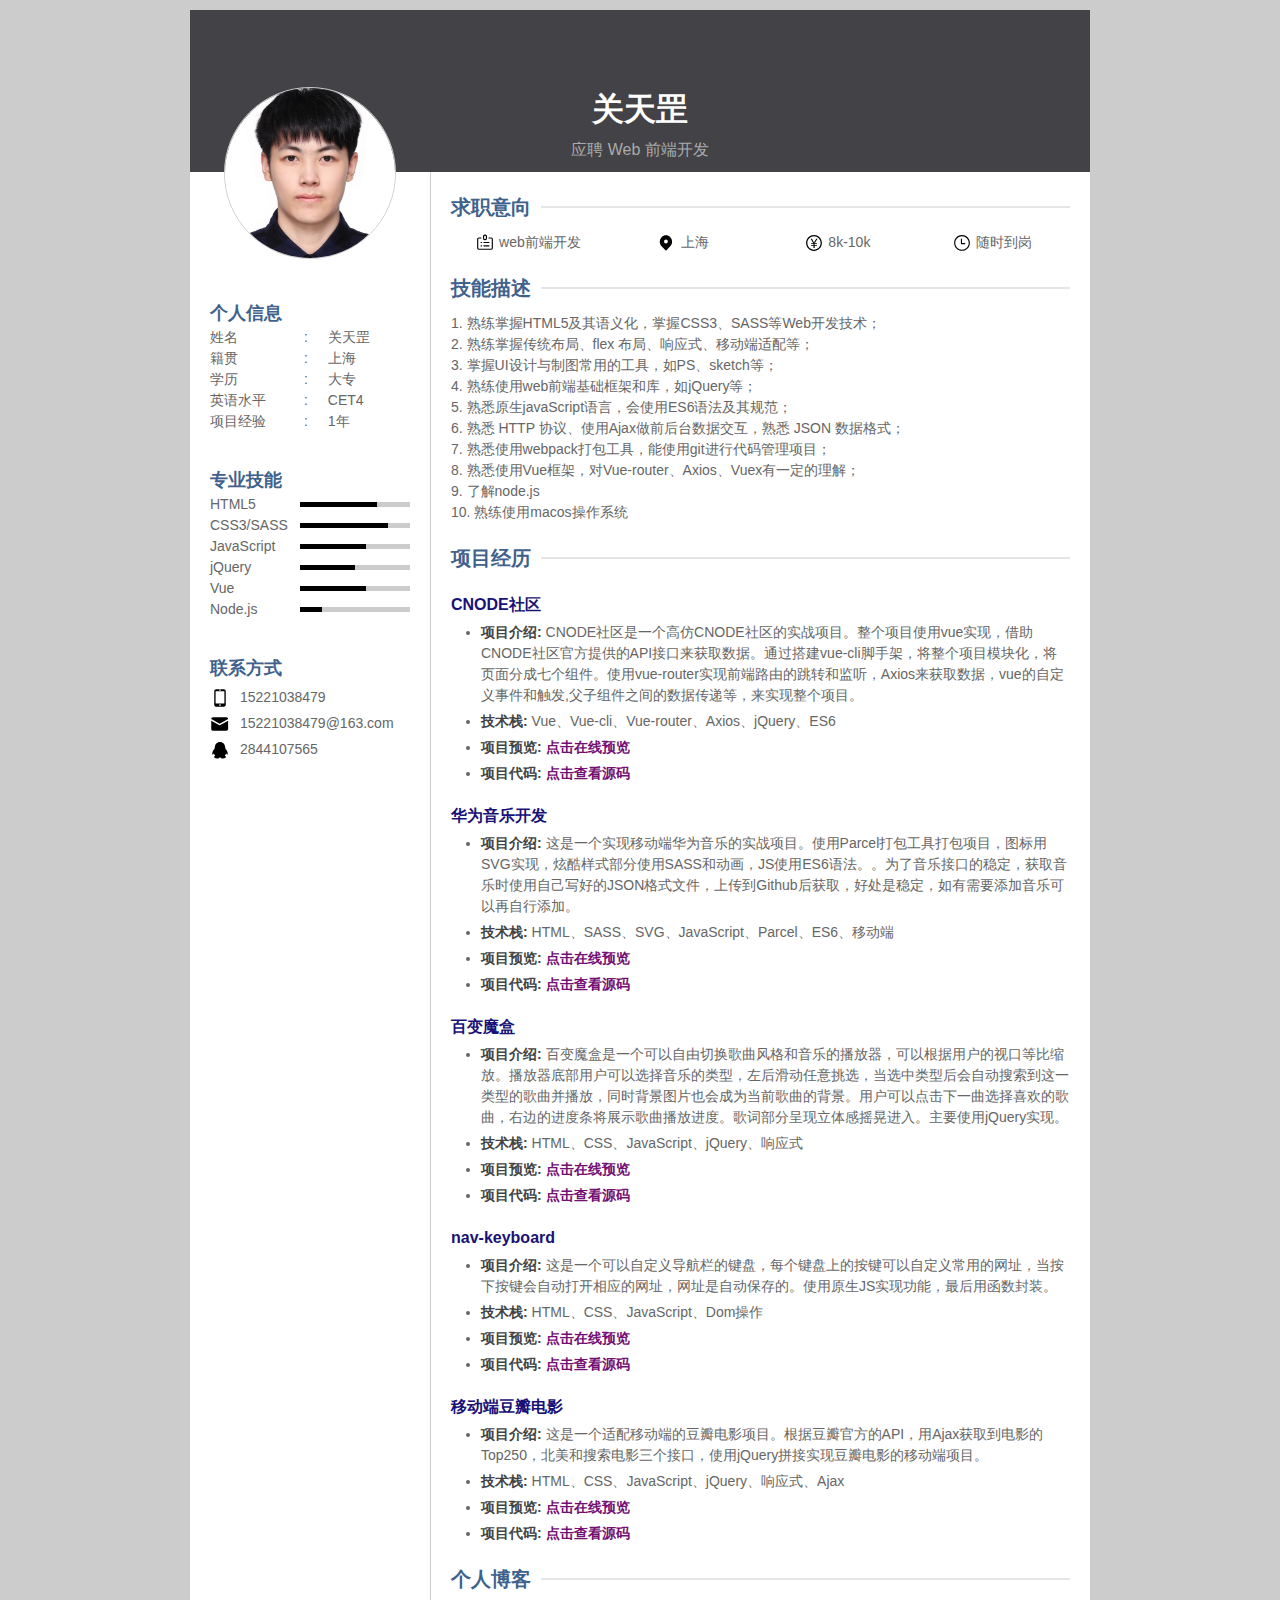
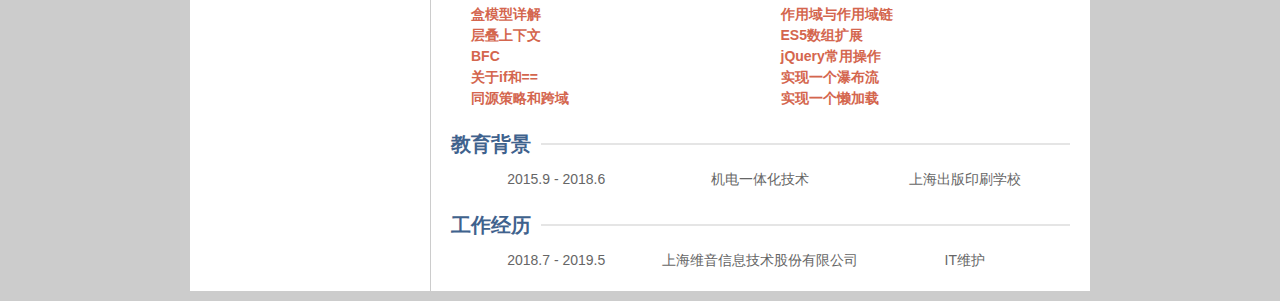
<file: index.html>
<!DOCTYPE html>
<html lang="en">

<head>
    <meta charset="UTF-8">
    <meta name="viewport" content="width=device-width, initial-scale=1.0">
    <meta http-equiv="X-UA-Compatible" content="ie=edge">
    <link rel="stylesheet" href="style.css">
    <svg>
        <symbol id="icon-rmb" viewBox="0 0 1024 1024">
            <path
                d="M511.99684824 62.11152442c-248.10218701 0-449.97841494 201.83215781-449.97841494 449.9388413 0 248.11837559 201.87622793 449.94873516 449.97841494 449.94873516 248.10308613 0 449.98471055-201.83125869 449.98471054-449.94873516C961.98155878 263.94368222 760.09993438 62.11152442 511.99684824 62.11152442L511.99684824 62.11152442zM511.99684824 889.07384375c-207.89045068 0-377.01178594-169.13662559-377.01178593-377.01808154S304.10639844 135.0574666 511.99684824 135.0574666c207.89674629 0 377.01808154 169.11593965 377.01808155 376.99829473S719.89359453 889.07384375 511.99684824 889.07384375L511.99684824 889.07384375zM637.72530489 265.25769102l-80.27057637 147.90651943c-21.42437432 40.06963301-34.48441933 66.72935742-39.28536475 79.92790928l-1.38146309-1e-8C502.6782667 460.9856876 462.83797812 385.0636625 397.25174551 265.25769102l-75.50650635 0 140.40290654 241.15529707L347.03429346 506.41298809l0 53.3122541 134.93551377 0 0 73.43521083-134.93551377 0 0 53.9445252 134.93551377 0 0 106.94649024 66.949708 0L548.91951523 687.09958262l130.16514815-1e-8 0-53.94272695L548.91861523 633.15685567l0-73.43161348 130.16514815 0 0-53.3122541L567.37770049 506.41298809l141.76458368-241.15529707L637.72530489 265.25769102 637.72530489 265.25769102zM637.72530489 265.25769102">
            </path>
        </symbol>
        <symbol id="icon-wechat" viewBox="0 0 1024 1024">
            <path
                d="M992.896 624.448c0-133.824-131.008-242.368-292.608-242.368-161.6 0-292.608 108.48-292.608 242.368 0 133.952 131.008 242.432 292.608 242.432 37.376 0 73.024-6.016 105.792-16.576l92.224 50.496-24.32-81.344c0.32-0.192 0.704-0.32 1.024-0.512C946.56 774.656 992.896 704.064 992.896 624.448zM594.624 578.688c-21.696 0-39.168-17.6-39.168-39.168 0-21.632 17.472-39.168 39.168-39.168 21.568 0 39.104 17.536 39.104 39.168C633.728 561.088 616.192 578.688 594.624 578.688zM792.64 578.688c-21.632 0-39.104-17.6-39.104-39.168 0-21.632 17.472-39.168 39.104-39.168s39.168 17.536 39.168 39.168C831.808 561.088 814.272 578.688 792.64 578.688z">
            </path>
            <path
                d="M689.984 371.904c4.608 0 9.216 0.064 13.696 0.256-18.304-139.968-161.408-248.96-335.232-248.96-186.24 0-337.28 125.12-337.28 279.36 0 91.776 53.376 173.184 135.872 224.128 0.384 0.192 0.768 0.384 1.152 0.64l-27.968 93.76 106.24-58.24c37.888 12.16 78.912 19.072 121.984 19.072 13.504 0 26.816-0.704 39.936-2.048-7.04-20.8-10.944-42.816-10.944-65.536C397.376 480.384 528.448 371.904 689.984 371.904zM490.24 259.456c24.896 0 45.12 20.224 45.12 45.184 0 24.896-20.224 45.12-45.12 45.12-24.96 0-45.184-20.224-45.184-45.12C445.12 279.68 465.344 259.456 490.24 259.456zM261.952 349.76c-24.896 0-45.12-20.224-45.12-45.12 0-24.96 20.16-45.184 45.12-45.184 24.96 0 45.184 20.224 45.184 45.184C307.136 329.536 286.912 349.76 261.952 349.76z">
            </path>
        </symbol>
        <symbol id="icon-clock" viewBox="0 0 1024 1024">
            <path
                d="M511.913993 63.989249c-247.012263 0-447.924744 200.912481-447.924744 447.924744s200.912481 447.924744 447.924744 447.924744 447.924744-200.912481 447.924744-447.924744S758.926256 63.989249 511.913993 63.989249zM511.913993 895.677474c-211.577356 0-383.763481-172.186125-383.763481-383.763481 0-211.577356 172.014111-383.763481 383.763481-383.763481s383.763481 172.014111 383.763481 383.763481S723.491349 895.677474 511.913993 895.677474z">
            </path>
            <path
                d="M672.05913 511.913993l-159.973123 0L512.086007 288.123635c0-17.717453-14.277171-32.166639-31.994625-32.166639-17.717453 0-31.994625 14.449185-31.994625 32.166639l0 255.956996c0 17.717453 14.277171 31.994625 31.994625 31.994625l191.967747 0c17.717453 0 32.166639-14.277171 32.166639-31.994625C704.053754 526.191164 689.604569 511.913993 672.05913 511.913993z">
            </path>
        </symbol>
        <symbol id="icon-phone" viewBox="0 0 1024 1024">
            <path
                d="M702.699388 60.945047 321.284238 60.945047c-57.463044 0-104.022314 46.591131-104.022314 104.018052l0 693.454702c0 57.426921 46.560293 104.019075 104.022314 104.019075l381.416174 0c57.463044 0 104.022314-46.592155 104.022314-104.019075L806.722726 164.963099C806.722726 107.537202 760.163456 60.945047 702.699388 60.945047zM477.317197 95.617731l69.349233 0c9.582632 0 17.336541 7.754614 17.336541 17.33583 0 9.582239-7.753909 17.336854-17.336541 17.336854l-69.349233 0c-9.581609 0-17.336541-7.754614-17.336541-17.336854C459.980656 103.372346 467.735588 95.617731 477.317197 95.617731zM511.992325 920.077116c-24.482581 0-44.324277-19.840884-44.324277-44.322461 0-24.480554 19.84272-44.322461 44.324277-44.322461 24.481557 0 44.324277 19.84293 44.324277 44.322461C556.317626 900.237255 536.473882 920.077116 511.992325 920.077116zM737.373493 771.736603c0 9.582239-7.753909 17.33583-17.336541 17.33583L303.946674 789.072433c-9.582632 0-17.337564-7.753591-17.337564-17.33583L286.60911 182.299953c0-9.582239 7.754932-17.33583 17.337564-17.33583l416.090278 0c9.582632 0 17.336541 7.754614 17.336541 17.33583L737.373493 771.736603z">
            </path>
        </symbol>
        <symbol id="icon-qq" viewBox="0 0 1024 1024">
            <path
                d="M141.1578125 588.606875c-31.44375 74.02875-36.5484375 144.6534375-11.3053125 157.846875 17.41125 9.09 44.705625-11.608125 70.2525-49.6021875 10.1165625 41.3971875 35.1496875 78.8784375 70.9059375 108.946875-37.50375 13.845-62.0015625 36.455625-62.0015625 62.0925 0 42.144375 66.2896875 76.220625 148.104375 76.220625 73.79625 0 134.9128125-27.691875 146.19375-64.0978125 3.03-0.0459375 14.6840625-0.0459375 17.62125 0 11.3278125 36.36 72.49125 64.0978125 146.2396875 64.0978125 81.8128125 0 148.104375-34.123125 148.104375-76.220625 0-25.5909375-24.4734375-48.2475-62.0015625-62.0925 35.7084375-30.1153125 60.8334375-67.5496875 70.9040625-108.946875 25.5478125 37.9940625 52.771875 58.6921875 70.2065625 49.6021875 25.265625-13.1934375 20.2790625-83.865-11.28-157.846875-24.7078125-58.179375-58.228125-101.019375-83.8659375-110.4825 0.373125-3.6834375 0.55875-7.460625 0.55875-11.1890625 0-22.47-6.2446875-43.261875-16.9209375-60.18375 0.1865625-1.3059375 0.1865625-2.656875 0.1865625-3.9628125 0-10.348125-2.47125-20.0446875-6.669375-28.43625-6.4771875-151.2271875-104.934375-271.314375-264.249375-271.314375-159.40875 0-257.911875 120.0871875-264.3215625 271.314375-4.2421875 8.4384375-6.6890625 18.1340625-6.6890625 28.43625 0 1.3059375 0.0928125 2.6578125 0.140625 3.9628125-10.5825 16.921875-16.8290625 37.666875-16.8290625 60.18375 0 3.729375 0.140625 7.4578125 0.466875 11.1890625-25.4540625 9.463125-59.08875 52.3509375-83.7496875 110.4825z">
            </path>
        </symbol>
        <symbol id="icon-email" viewBox="0 0 1024 1024">
            <path
                d="M149.6 171.8h691.9c47.2 0 85.9 37.7 86.5 83.9L495.7 493 63.5 256c0.4-46.4 38.8-84.2 86.1-84.2z m-86.1 175l-0.4 419.6c0 46.7 38.9 84.9 86.5 84.9h691.9c47.6 0 86.5-38.2 86.5-84.9V346.6L505.9 572.8c-6.5 3.5-14.3 3.5-20.7 0l-421.7-226z">
            </path>
        </symbol>
        <symbol id="icon-job" viewBox="0 0 1024 1024">
            <path
                d="M320 704h-32c-17.6 0-32-14.4-32-32s14.4-32 32-32h32c17.6 0 32 14.4 32 32s-14.4 32-32 32zM320 512h-32c-17.6 0-32-14.4-32-32s14.4-32 32-32h32c17.6 0 32 14.4 32 32s-14.4 32-32 32zM736 704H448c-17.6 0-32-14.4-32-32s14.4-32 32-32h288c17.6 0 32 14.4 32 32s-14.4 32-32 32zM736 512H448c-17.6 0-32-14.4-32-32s14.4-32 32-32h288c17.6 0 32 14.4 32 32s-14.4 32-32 32z">
            </path>
            <path
                d="M864 896H160c-52.8 0-96-43.2-96-96V288c0-52.8 43.2-96 96-96h128c17.6 0 32 14.4 32 32s-14.4 32-32 32h-128c-17.6 0-32 14.4-32 32v512c0 17.6 14.4 32 32 32h704c17.6 0 32-14.4 32-32V288c0-17.6-14.4-32-32-32h-128c-17.6 0-32-14.4-32-32s14.4-32 32-32h128c52.8 0 96 43.2 96 96v512c0 52.8-43.2 96-96 96z">
            </path>
            <path
                d="M528 352h-32c-52.8 0-96-43.2-96-96V128c0-52.8 43.2-96 96-96h32c52.8 0 96 43.2 96 96v128c0 52.8-43.2 96-96 96zM496 96c-17.6 0-32 14.4-32 32v128c0 17.6 14.4 32 32 32h32c17.6 0 32-14.4 32-32V128c0-17.6-14.4-32-32-32h-32z">
            </path>
        </symbol>
        <symbol id="icon-location" viewBox="0 0 1024 1024">
            <path
                d="M698.981453 181.327103c-136.411491-141.543848-357.561468-141.543848-493.972959 0-136.411491 141.565687-136.411491 371.102154 0 512.646002l246.98648 254.870653 246.986479-254.870653c136.411491-141.543848 136.411491-371.080314 0-512.646002zM451.994974 533.843574a109.17724 109.17724 0 0 1-109.155401-109.22092 109.19908 109.19908 0 0 1 109.155401-109.22092 109.19908 109.19908 0 0 1 109.1554 109.22092 109.19908 109.19908 0 0 1-109.1554 109.22092z">
            </path>
        </symbol>
    </svg>
    <title>我的简历</title>
</head>

<body>
    <div id="layout">
        <header>
            <h1>关天罡</h1>
            <p>应聘 Web 前端开发</p>
        </header>
        <aside>
            <div class="heads">
                <img src="myself1.jpg" alt="我的头像" class="heads">
            </div>
            <section class="my-personal">
                <h2>个人信息</h2>
                <div class="detail personal">
                    <div class="item">
                        <span>姓名</span>
                        <span>关天罡</span>
                    </div>
                    <div class="item">
                        <span>籍贯</span>
                        <span>上海</span>
                    </div>
                    <div class="item">
                        <span>学历</span>
                        <span>大专</span>
                    </div>
                    <div class="item">
                        <span>英语水平</span>
                        <span>CET4</span>
                    </div>
                    <div class="item">
                        <span>项目经验</span>
                        <span>1年</span>
                    </div>
                </div>
            </section>
            <section>
                <h2>专业技能</h2>
                <div class="detail skills">
                    <div class="item">
                        <span>HTML5</span>
                        <span><i style="width:70%"></i></span>
                    </div>
                    <div class="item">
                        <span>CSS3/SASS</span>
                        <span><i style="width:80%"></i></span>
                    </div>
                    <div class="item">
                        <span>JavaScript</span>
                        <span><i style="width:60%"></i></span>
                    </div>
                    <div class="item">
                        <span>jQuery</span>
                        <span><i style="width:50%"></i></span>
                    </div>
                    <div class="item">
                        <span>Vue</span>
                        <span><i style="width:60%"></i></span>
                    </div>
                    <div class="item">
                        <span>Node.js</span>
                        <span><i style="width:20%"></i></span>
                    </div>
                </div>
            </section>
            <section>
                <h2>联系方式</h2>
                <div class="detail contact">
                    <div class="item">
                        <svg>
                            <use xlink:href="#icon-phone"></use>
                        </svg>
                        <span>15221038479</span>
                    </div>
                    <div class="item">
                        <svg>
                            <use xlink:href="#icon-email"></use>
                        </svg>
                        <span>15221038479@163.com</span>
                    </div>
                    <!-- <div class="item">
                        <svg>
                            <use xlink:href="#icon-wechat"></use>
                        </svg>
                        <span>超级关</span>
                    </div> -->
                    <div class="item">
                        <svg>
                            <use xlink:href="#icon-qq"></use>
                        </svg>
                        <span>2844107565</span>
                    </div>
                    <!-- <div class="item">
                        <svg>
                            <use xlink:href="#icon-location"></use>
                        </svg>
                        <span>上海</span> -->
                    <!-- </div> -->
                </div>
            </section>
        </aside>
        <main>
            <section>
                <div class="title">
                    <h2>求职意向</h2>
                    <div class="line"></div>
                </div>
                <ul class="purpose content">
                    <li>
                        <svg>
                            <use xlink:href="#icon-job"></use>
                        </svg>
                        <span>web前端开发</span>
                    </li>
                    <li>
                        <svg>
                            <use xlink:href="#icon-location"></use>
                        </svg>
                        <span>上海</span>
                    </li>
                    <li>
                        <svg>
                            <use xlink:href="#icon-rmb"></use>
                        </svg>
                        <span>8k-10k</span>
                    </li>
                    <li>
                        <svg>
                            <use xlink:href="#icon-clock"></use>
                        </svg>
                        <span>随时到岗</span>
                    </li>
                </ul>
                <!-- <div class="detail aboutme">
                    <P>1年前端开发经验，熟悉Vue技术栈，熟悉模块化、工程化开发流程，Webpack的配置小能手，熟练使用ES6写代码，有小程序、移动端开发经验</P>
                </div> -->
            </section>
            <section>
                <div class="title">
                    <h2>技能描述</h2>
                    <div class="line"></div>
                </div>
                <div class="skill-describe content">
                    <p>1. 熟练掌握HTML5及其语义化，掌握CSS3、SASS等Web开发技术； <br>
                       2. 熟练掌握传统布局、flex 布局、响应式、移动端适配等； <br> 
                       3. 掌握UI设计与制图常用的工具，如PS、sketch等； <br>
                       4. 熟练使用web前端基础框架和库，如jQuery等； <br> 
                       5. 熟悉原生javaScript语言，会使用ES6语法及其规范； <br>
                       6. 熟悉 HTTP 协议、使用Ajax做前后台数据交互，熟悉 JSON 数据格式； <br> 
                       7. 熟悉使用webpack打包工具，能使用git进行代码管理项目； <br> 
                       8. 熟悉使用Vue框架，对Vue-router、Axios、Vuex有一定的理解； <br> 
                       9. 了解node.js <br>
                       10. 熟练使用macos操作系统 <br> 
                    </p>
                </div>
            </section>
            <section>
                <div class="title">
                    <h2>项目经历</h2>
                    <div class="line"></div>
                </div>
                <div class="experience content">
                    <div>
                        <h3>CNODE社区</h3>
                        <ul>
                            <li><span>项目介绍: </span>CNODE社区是一个高仿CNODE社区的实战项目。整个项目使用vue实现，借助CNODE社区官方提供的API接口来获取数据。通过搭建vue-cli脚手架，将整个项目模块化，将页面分成七个组件。使用vue-router实现前端路由的跳转和监听，Axios来获取数据，vue的自定义事件和触发,父子组件之间的数据传递等，来实现整个项目。</li>
                            <li><span>技术栈: </span>Vue、Vue-cli、Vue-router、Axios、jQuery、ES6</li>
                            <li><span>项目预览: </span><a href="https://sherltiangang.github.io/CNODE/dist/index.html#/" target="_blank">点击在线预览</a>
                            <li><span>项目代码: </span><a href="https://github.com/SherLtiangang/CNODE" target="_blank">点击查看源码</a>
                        </ul>
                    </div>
                    <div>
                        <h3>华为音乐开发</h3>
                        <ul>
                            <li><span>项目介绍: </span>这是一个实现移动端华为音乐的实战项目。使用Parcel打包工具打包项目，图标用SVG实现，炫酷样式部分使用SASS和动画，JS使用ES6语法。。为了音乐接口的稳定，获取音乐时使用自己写好的JSON格式文件，上传到Github后获取，好处是稳定，如有需要添加音乐可以再自行添加。</li>
                            <li><span>技术栈: </span>HTML、SASS、SVG、JavaScript、Parcel、ES6、移动端</li>
                            <li><span>项目预览: </span><a href="https://sherltiangang.github.io/Huawei-music/dist/index.html" target="_blank">点击在线预览</a>
                            <li><span>项目代码: </span><a href="https://github.com/SherLtiangang/Huawei-music" target="_blank">点击查看源码</a>
                        </ul>
                    </div>
                    <div>
                        <h3>百变魔盒</h3>
                        <ul>
                            <li><span>项目介绍: </span>百变魔盒是一个可以自由切换歌曲风格和音乐的播放器，可以根据用户的视口等比缩放。播放器底部用户可以选择音乐的类型，左后滑动任意挑选，当选中类型后会自动搜索到这一类型的歌曲并播放，同时背景图片也会成为当前歌曲的背景。用户可以点击下一曲选择喜欢的歌曲，右边的进度条将展示歌曲播放进度。歌词部分呈现立体感摇晃进入。主要使用jQuery实现。</li>
                            <li><span>技术栈: </span>HTML、CSS、JavaScript、jQuery、响应式</li>
                            <li><span>项目预览: </span><a href="https://sherltiangang.github.io/HungerMusic/" target="_blank">点击在线预览</a>
                            <li><span>项目代码: </span><a href="https://github.com/SherLtiangang/HungerMusic" target="_blank">点击查看源码</a>
                        </ul>
                    </div>
                    <div>
                        <h3>nav-keyboard</h3>
                        <ul>
                            <li><span>项目介绍: </span>这是一个可以自定义导航栏的键盘，每个键盘上的按键可以自定义常用的网址，当按下按键会自动打开相应的网址，网址是自动保存的。使用原生JS实现功能，最后用函数封装。</li>
                            <li><span>技术栈: </span>HTML、CSS、JavaScript、Dom操作</li>
                            <li><span>项目预览: </span><a href="https://sherltiangang.github.io/nav-keyboard/index.html" target="_blank">点击在线预览</a>
                            <li><span>项目代码: </span><a href="https://github.com/SherLtiangang/nav-keyboard" target="_blank">点击查看源码</a>
                        </ul>
                    </div>
                    <div>
                        <h3>移动端豆瓣电影</h3>
                        <ul>
                            <li><span>项目介绍: </span>这是一个适配移动端的豆瓣电影项目。根据豆瓣官方的API，用Ajax获取到电影的Top250，北美和搜索电影三个接口，使用jQuery拼接实现豆瓣电影的移动端项目。</li>
                            <li><span>技术栈: </span>HTML、CSS、JavaScript、jQuery、响应式、Ajax</li>
                            <li><span>项目预览: </span><a href="https://sherltiangang.github.io/douban-movie/" target="_blank">点击在线预览</a>
                            <li><span>项目代码: </span><a href="https://github.com/SherLtiangang/douban-movie" target="_blank">点击查看源码</a>
                        </ul>
                    </div>
                </div>
            </section>
            <section>
                <div class="title">
                    <h2>个人博客</h2>
                    <div class="line"></div>
                </div>
                <div class="blog content">
                    <ul>
                        <li><a href="https://www.jianshu.com/p/10ba90d9fd76" target="_blank"">盒模型详解</a></li>
                        <li><a href="https://www.jianshu.com/p/4075bc07e97d" target="_blank"">层叠上下文</a></li>
                        <li><a href="https://www.jianshu.com/p/29eeea8adfee" target="_blank"">BFC</a></li>
                        <li><a href="https://www.jianshu.com/p/892cbff49940" target="_blank"">关于if和==</a></li>
                        <li><a href="https://www.jianshu.com/p/07e130fb1673" target="_blank"">同源策略和跨域</a></li>
                    </ul>
                    <ul>
                        <li><a href="https://www.jianshu.com/p/4eece81b1468" target="_blank"">作用域与作用域链</a></li>
                        <li><a href="https://www.jianshu.com/p/e1a4aabcee1c" target="_blank"">ES5数组扩展</a></li>
                        <li><a href="https://www.jianshu.com/p/1cfa610ace3b" target="_blank"">jQuery常用操作</a></li>
                        <li><a href="https://www.jianshu.com/p/1a86650bf38f" target="_blank"">实现一个瀑布流</a></li>
                        <li><a href="https://www.jianshu.com/p/8599a17416e1" target="_blank"">实现一个懒加载</a></li>
                    </ul>
                </div>
            </section>
            <section>
                <div class="title">
                    <h2>教育背景</h2>
                    <div class="line"></div>
                </div>
                <div class="time">
                    <span>2015.9 - 2018.6</span>
                    <span>机电一体化技术</span>
                    <span>上海出版印刷学校</span>
                </div>
            </section>
            <section>
                <div class="title">
                    <h2>工作经历</h2>
                    <div class="line"></div>
                </div>
                <div class="time">
                    <span>2018.7 - 2019.5</span>
                    <span>上海维音信息技术股份有限公司</span>
                    <span>IT维护</span>
                </div>
                <div class="discribe">
                
                </div>
            </section>
        </main>
    </div>
</body>

</html>
</file>
<file: style.css>
* {
    margin: 0;
    padding: 0;
    font: 14px/1.5 Arial;
    color: #666;
}
a {
    text-decoration: none;
}
body {
    background: #ccc;
}
svg {
    display: none;
}
#layout {
    max-width: 900px;
    margin: 10px auto;
    display: flex;
    flex-wrap: wrap;
}

header {
    width: 100%;
    height: 100%;
    background: #434246;
    text-align: center;
}

header>h1 {
    font-size: 32px;
    font-weight: bold;
    color: #fff;
    padding-top: 75px;
}

header>p {
    font-size: 16px;
    padding-top: 5px;
    padding-bottom: 10px;
    color: #AAA;
}

aside {
    width: 240px;
    background: #FFF;
    min-height: calc(100vh - 150px);
    border-right: 1px solid #ccc;
}

aside>.heads {
    text-align: center;
    margin-top: -85px;
}

aside>.heads>img {
    width: 170px;
    height: 170px;
    border-radius: 50%;
    border: 1px solid #ccc;
}
aside section {
    margin: 35px 20px 0 20px;
}
main section {
    margin:  20px;
}

section h2 {
    color: rgb(63, 98, 141);
    font-size: 18px;
    font-weight: bold;
}

.personal .item span:first-child {
    display: inline-block;
    width: 90px;
}

.personal .item span:last-child:before {
    content: ':';
    margin-right: 20px;
}

.skills .item {
    display: flex;
    align-items: center;
}

.skills .item span:first-child {
    width: 90px;
}

.skills .item span:last-child {
    flex: 1px;
    height: 5px;
    background: #ccc;
}

.skills .item span:last-child i {
    display: block;
    height: 5px;
    width: 80%;
    background: #000;
}
.contact svg{
    display: inline-block;
    width: 20px;
    height: 20px;
    margin-right: 10px; 
}
.contact .item {
    margin: 5px 0;
    display: flex;
    align-items: center;
}

main {
    flex: 1;
    background: #FFF;
}

main .title {
    display: flex;
    align-items: center;
    margin-bottom: 10px;
}
main .title h2 {
    margin-right: 10px;
}
main .line {
    flex: 1;
    border: 1px solid rgb(229,229,229)
}
main .purpose {
    list-style: none;
    display: flex;
    justify-content: space-between;
}
main .purpose svg {
    display: inline-block;
    width: 18px;
    height: 18px;
    margin-right: 5px;
}
main .purpose span {
    font-size: 14px;
}
main .purpose li {
    display: flex;
    justify-content: center;
    align-items: center;
    width: 25%;
}
main h2 {
    font-size: 20px;
}
main h3 {
    font-size: 16px;
    color: rgb(24, 17, 119);
    font-weight: bold;
    margin-top: 20px;
    margin-bottom: 5px;
}
main .experience ul {
    margin-left: 30px;
}
main .experience li {
    margin-bottom: 5px;
}
main .experience span {
    font-weight: bold;
    color: #444;
}
main .experience a {
    font-weight: bold;
    color: rgb(116, 16, 116);
}
main .experience a:hover {
    color: red;
}
/* main .content {
    margin: 
} */
main .blog {
    display: flex;
    justify-content: flex-start;
}
main .blog ul {
    margin: 0 20px;
    width: 50%;
}
main .blog li {
    list-style: none;
}
main .blog a {
    color: #D4664E;
    font-weight: bold;
}
main .blog a:hover{
    color: red;
}
.time {
    display: flex;
    justify-content: center;
    
}
.time span {
    display: inline-block;
    width: 33%;
    text-align: center;
}





@media (max-width:600px) {
    #layout {
        margin: 0px auto;
        display: flex;
        flex-wrap: wrap;
    }
    header {
        background: #434246;
        text-align: center;
    }
    header>h1 {
        font-size: 32px;
        font-weight: bold;
        color: #fff;
        padding-top: 25px;
    }
    
    header>p {
        font-size: 16px;
        padding-top: 5px;
        padding-bottom: 10px;
        color: #AAA;
    }
    aside {
        min-height: 100px;
        width: 100%;
        background: #434246;
        border: none;
        position: relative;
        padding-bottom: 10px;
    }
    aside span {
        color: #ccc;
    }
    aside>.heads {
        position: absolute;
        top: 24%;
        left: 4%;
    }
    aside>.heads>img {
        width: 140px;
        height: 140px;
        border-radius: 50%;
        border: 1px solid #ccc;
    }
    aside .skills {
        text-align: center;
    }
    aside section {
        margin: 6vw 8vw 0 8vw;
    }
    aside section h2 {
        margin: 5px 0 5px 0px;
    }
    aside .contact .item {
        margin-left: 20px;
    }
    aside .my-personal {
        margin-left: 45%;
        
    }
    main .purpose {
        display: flex;
        flex-wrap: wrap;
        justify-content: space-between;
    }
    main .purpose li {
        display: flex;
        justify-content: flex-start;
        align-items: center;
        width: 50%;
        margin: 3px 0;
    }

}
</file>
